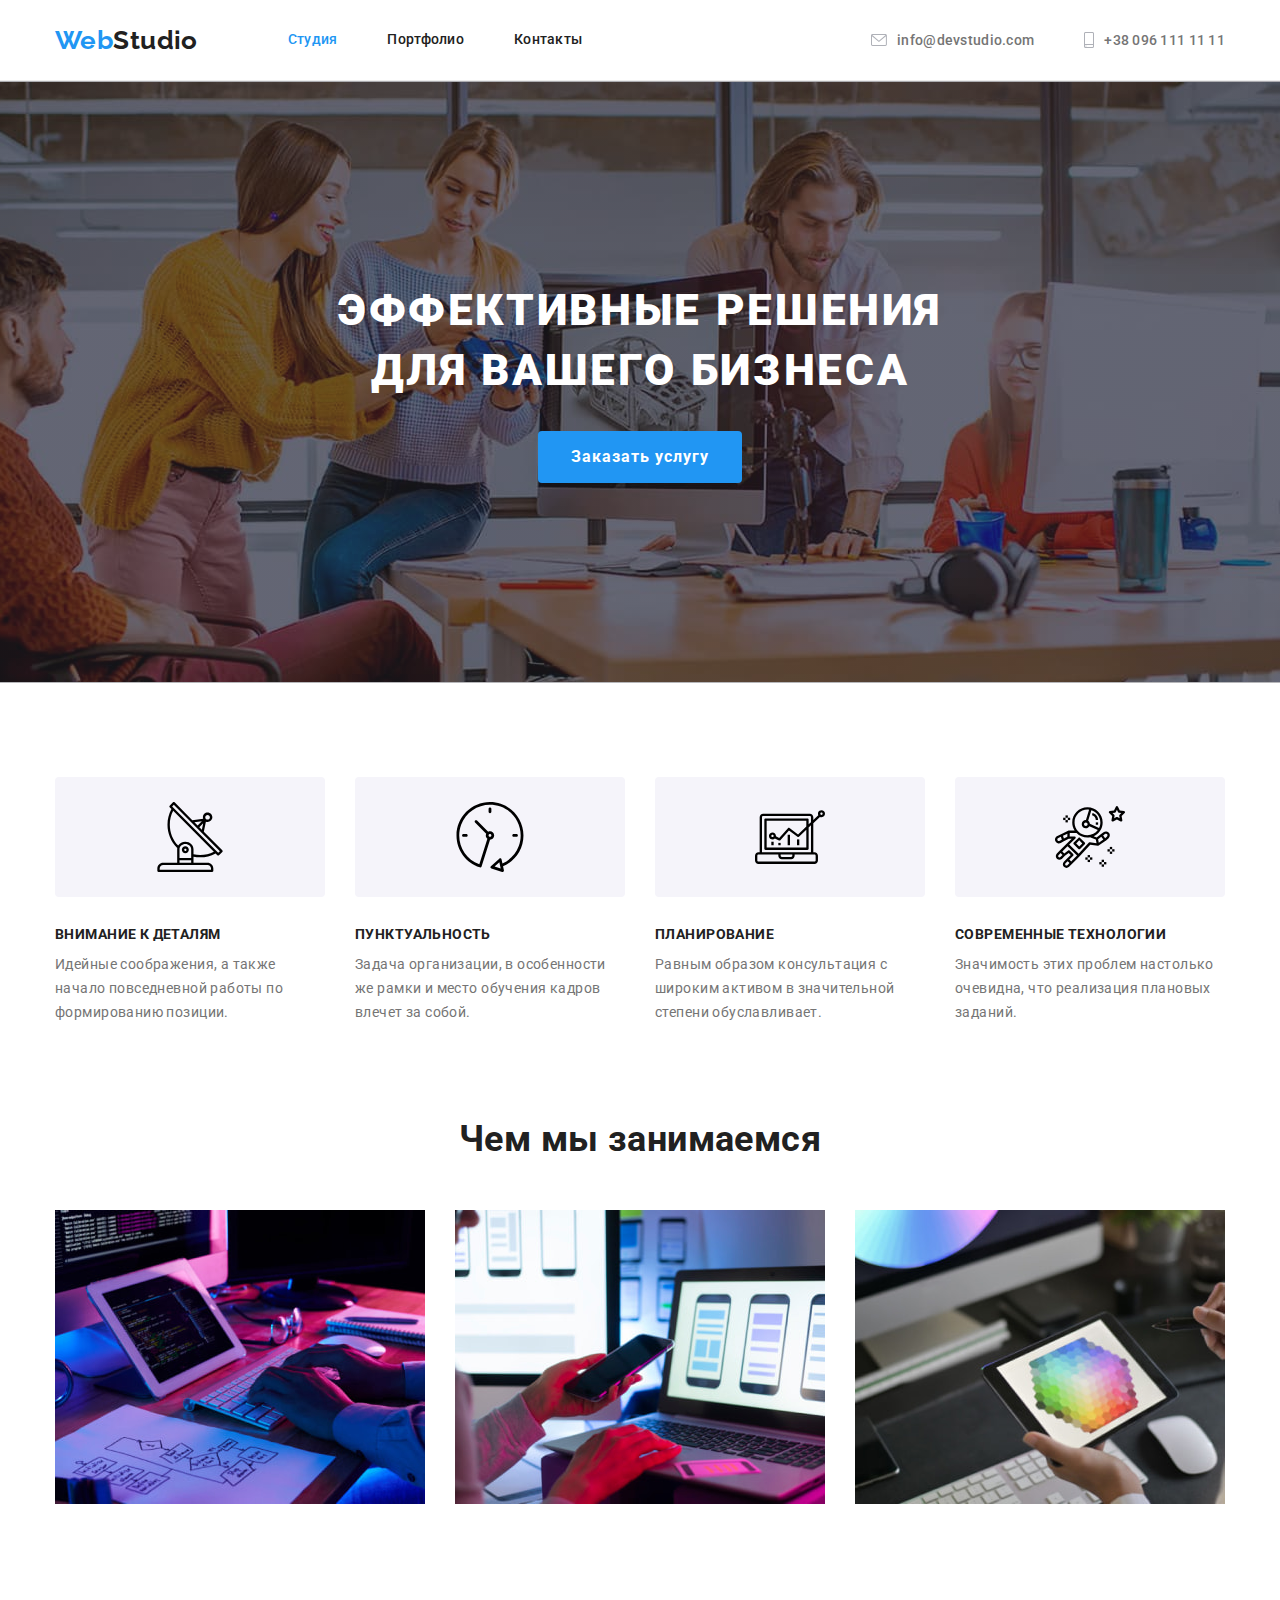
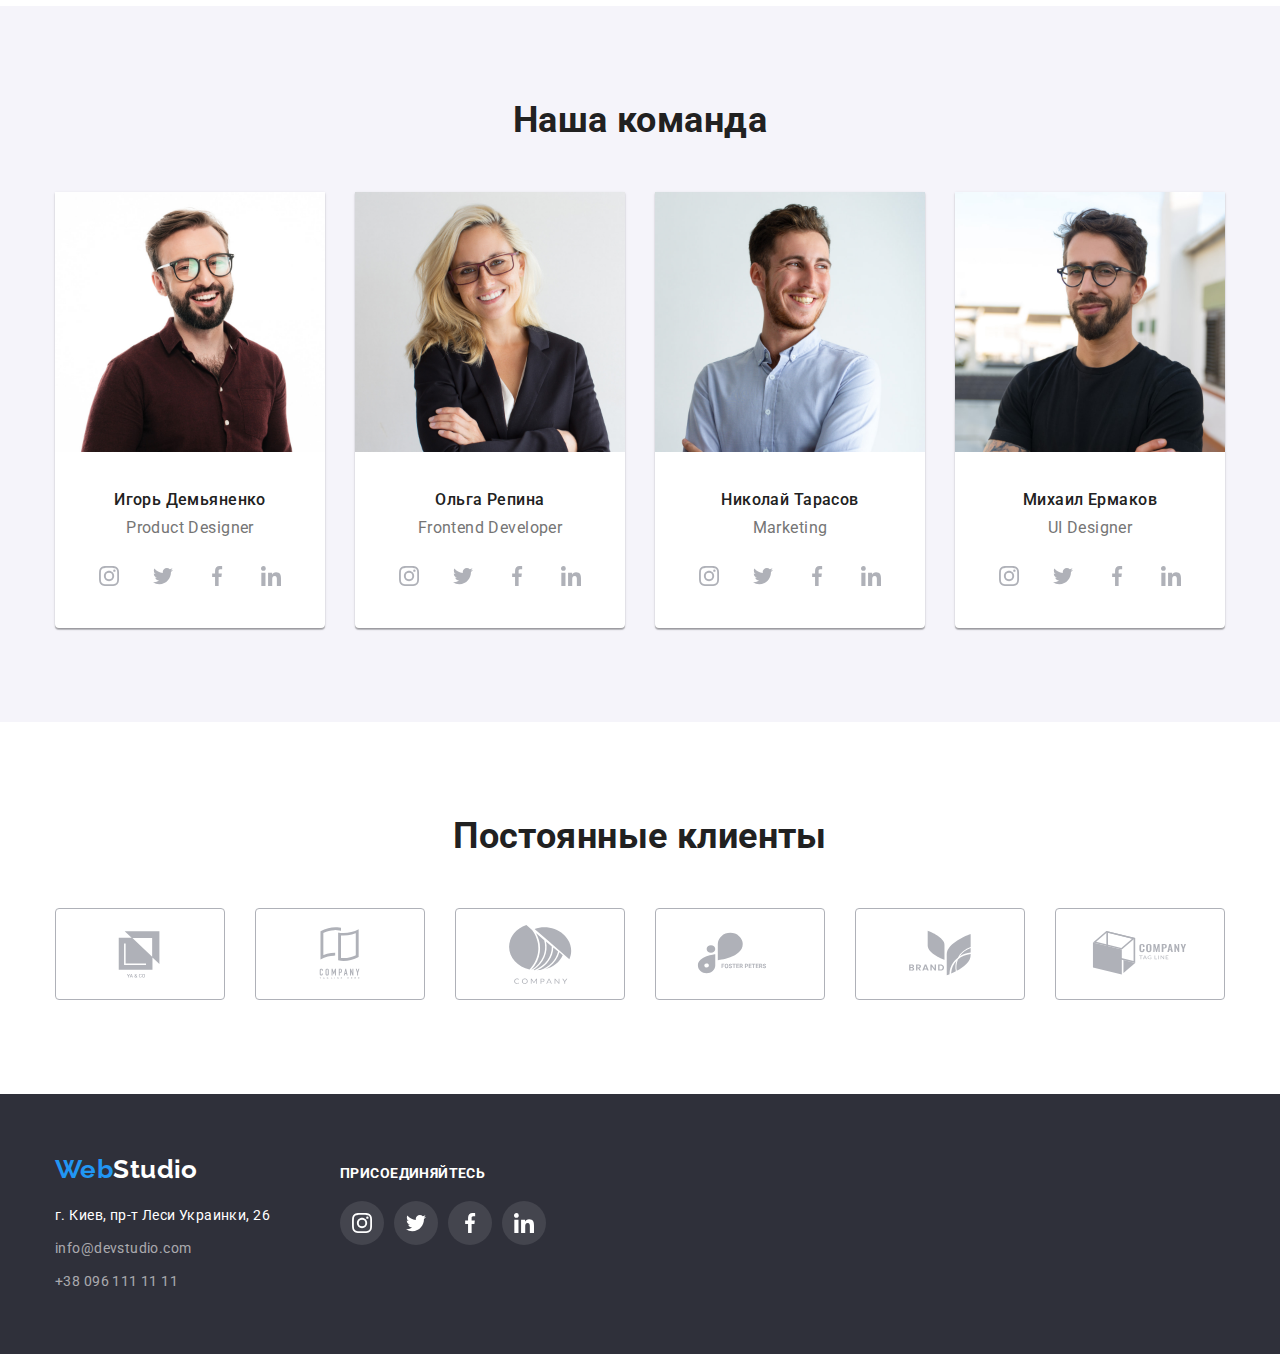
<file: index.html>
<!DOCTYPE html>
<html lang="ru">
  <head>
    <meta charset="UTF-8" />
    <meta http-equiv="X-UA-Compatible" content="IE=edge" />
    <meta name="viewport" content="width=device-width, initial-scale=1.0" />
    <title lang="en">WebStudio</title>

    <link rel="preconnect" href="https://fonts.googleapis.com" />
    <link rel="preconnect" href="https://fonts.gstatic.com" crossorigin />
    <link
      href="https://fonts.googleapis.com/css2?family=Oleo+Script&family=Raleway:wght@700&family=Roboto:wght@400;500;700;900&display=swap"
      rel="stylesheet"
    />
    <link
      rel="stylesheet"
      href="https://cdnjs.cloudflare.com/ajax/libs/modern-normalize/1.0.0/modern-normalize.min.css"
    />
    <link rel="stylesheet" href="./css/styles.css" />
  </head>
  <body class="page">
    <!----------------------------navigation---------------------------->
    <header class="header">
      <div class="container heder-container">
        <nav class="main-nav">
          <a class="logo" href="./index.html"> Web<span class="logo-nav">Studio</span></a>
          <ul class="site-nav">
            <li class="item">
              <a class="link current" href="./index.html">Студия</a>
            </li>
            <li class="item">
              <a class="link" href="./portfolio.html">Портфолио</a>
            </li>
            <li class="item">
              <a class="link" href="">Контакты</a>
            </li>
          </ul>
        </nav>

        <ul class="auth-nav">
          <li class="item">
            <a class="list" href="mailto:info@devstudio.com">
              <svg class="contact-icon" width="16" height="12">
                <use href="./images/sprite.svg#envelope"></use></svg
              >info@devstudio.com</a
            >
          </li>
          <li class="item">
            <a class="list" href="tel:380961111111">
              <svg class="contact-icon" width="10" height="16">
                <use href="./images/sprite.svg#smartphone"></use></svg
              >+38 096 111 11 11</a
            >
          </li>
        </ul>
      </div>
    </header>

    <main>
      <!--------------------------------hero---------------------------->
      <section class="hero">
        <h1 class="hero-title">Эффективные решения для вашего бизнеса</h1>
        <button class="button-primary" type="button">Заказать услугу</button>
      </section>
      <!------------------------------ особенности ---------------->
      <section class="section-specifics">
        <div class="container">
          <h2 class="visually-hidden">наши особенности</h2>
          <ul class="section-list">
            <li>
              <div class="specifics-card">
                <svg class="specifics-img" width="70" height="70">
                  <use href="./images/sprite.svg#antenna"></use>
                </svg>
              </div>
              <h3 class="section-title">Внимание к деталям</h3>
              <p class="text">
                Идейные соображения, а также начало повседневной работы по формированию позиции.
              </p>
            </li>
            <li>
              <div class="specifics-card">
                <svg class="specifics-img" width="70" height="70">
                  <use href="./images/sprite.svg#clock"></use>
                </svg>
              </div>
              <h3 class="section-title">Пунктуальность</h3>
              <p class="text">
                Задача организации, в особенности же рамки и место обучения кадров влечет за собой.
              </p>
            </li>
            <li>
              <div class="specifics-card">
                <svg class="specifics-img" width="70" height="70">
                  <use href="./images/sprite.svg#diagram"></use>
                </svg>
              </div>
              <h3 class="section-title">Планирование</h3>
              <p class="text">
                Равным образом консультация с широким активом в значительной степени обуславливает.
              </p>
            </li>
            <li>
              <div class="specifics-card">
                <svg class="specifics-img" width="70" height="70">
                  <use href="./images/sprite.svg#astronaut"></use>
                </svg>
              </div>
              <h3 class="section-title">Современные технологии</h3>
              <p class="text">
                Значимость этих проблем настолько очевидна, что реализация плановых заданий.
              </p>
            </li>
          </ul>
        </div>
      </section>
      <!---------------------------section "чим займаємось"---------------->
      <section class="section">
        <div class="container">
          <h2 class="title">Чем мы занимаемся</h2>

          <ul class="item">
            <li class="img">
              <img
                src="./images/what-are-we-doing/box-1.jpg"
                alt="внимательная работа"
                width="370"
                height="294"
              />
            </li>
            <li class="img">
              <img
                src="./images/what-are-we-doing/box-2.jpg"
                alt="планирование"
                width="370"
                height="294"
              />
            </li>
            <li class="img">
              <img
                src="./images/what-are-we-doing/box-3.jpg"
                alt="Современные технологии"
                width="370"
                height="294"
              />
            </li>
          </ul>
        </div>
      </section>
      <!-------------------------------section team--------------------------->
      <section class="section-team">
        <div class="container">
          <h2 class="title">Наша команда</h2>
          <ul class="team-list">
            <li class="team-item">
              <img
                class="img"
                src="./images/team/product-designer.jpg"
                alt="дизайнер продукта"
                width="270"
                height="260"
              />
              <div class="team-text">
                <h3 class="team">Игорь Демьяненко</h3>
                <p class="text" lang="en">Product Designer</p>
                <ul class="socials-list">
                  <li class="socials-item">
                    <a
                      class="socials-link"
                      href=""
                      target="_blank"
                      rel="noopener noreferrer"
                      aria-label="иконка instagram"
                    >
                      <svg class="socials-icon" width="20" height="20">
                        <use href="./images/sprite.svg#instagram"></use>
                      </svg>
                    </a>
                  </li>
                  <li class="socials-item">
                    <a
                      class="socials-link"
                      href=""
                      rel="noopener noreferrer"
                      aria-label="иконка twitter"
                    >
                      <svg class="socials-icon" width="20" height="20">
                        <use href="./images/sprite.svg#twitter"></use>
                      </svg>
                    </a>
                  </li>
                  <li class="socials-item">
                    <a
                      class="socials-link"
                      href=""
                      rel="noopener noreferrer"
                      aria-label="иконка facebook"
                    >
                      <svg class="socials-icon" width="20" height="20">
                        <use href="./images/sprite.svg#facebook"></use>
                      </svg>
                    </a>
                  </li>
                  <li class="socials-item">
                    <a
                      class="socials-link"
                      href=""
                      rel="noopener noreferrer"
                      aria-label="иконка linkedin"
                    >
                      <svg class="socials-icon" width="20" height="20">
                        <use href="./images/sprite.svg#linkedin"></use>
                      </svg>
                    </a>
                  </li>
                </ul>
              </div>
            </li>
            <li class="team-item">
              <img
                class="img"
                src="./images/team/frontend-developer.jpg"
                alt="фронтенд-разработчик"
                width="270"
                height="260"
              />
              <div class="team-text">
                <h3 class="team">Ольга Репина</h3>
                <p class="text" lang="en">Frontend Developer</p>
                <ul class="socials-list">
                  <li class="socials-item">
                    <a
                      class="socials-link"
                      href=""
                      target="_blank"
                      rel="noopener noreferrer"
                      aria-label="иконка instagram"
                    >
                      <svg class="socials-icon" width="20" height="20">
                        <use href="./images/sprite.svg#instagram"></use>
                      </svg>
                    </a>
                  </li>
                  <li class="socials-item">
                    <a
                      class="socials-link"
                      href=""
                      rel="noopener noreferrer"
                      aria-label="иконка twitter"
                    >
                      <svg class="socials-icon" width="20" height="20">
                        <use href="./images/sprite.svg#twitter"></use>
                      </svg>
                    </a>
                  </li>
                  <li class="socials-item">
                    <a
                      class="socials-link"
                      href=""
                      rel="noopener noreferrer"
                      aria-label="иконка facebook"
                    >
                      <svg class="socials-icon" width="20" height="20">
                        <use href="./images/sprite.svg#facebook"></use>
                      </svg>
                    </a>
                  </li>
                  <li class="socials-item">
                    <a
                      class="socials-link"
                      href=""
                      rel="noopener noreferrer"
                      aria-label="иконка linkedin"
                    >
                      <svg class="socials-icon" width="20" height="20">
                        <use href="./images/sprite.svg#linkedin"></use>
                      </svg>
                    </a>
                  </li>
                </ul>
              </div>
            </li>
            <li class="team-item">
              <img
                class="img"
                src="./images/team/marketing.jpg"
                alt="маркетолог"
                width="270"
                height="260"
              />
              <div class="team-text">
                <h3 class="team">Николай Тарасов</h3>
                <p class="text" lang="en">Marketing</p>
                <ul class="socials-list">
                  <li class="socials-item">
                    <a
                      class="socials-link"
                      href=""
                      target="_blank"
                      rel="noopener noreferrer"
                      aria-label="иконка instagram"
                    >
                      <svg class="socials-icon" width="20" height="20">
                        <use href="./images/sprite.svg#instagram"></use>
                      </svg>
                    </a>
                  </li>
                  <li class="socials-item">
                    <a
                      class="socials-link"
                      href=""
                      rel="noopener noreferrer"
                      aria-label="иконка twitter"
                    >
                      <svg class="socials-icon" width="20" height="20">
                        <use href="./images/sprite.svg#twitter"></use>
                      </svg>
                    </a>
                  </li>
                  <li class="socials-item">
                    <a
                      class="socials-link"
                      href=""
                      rel="noopener noreferrer"
                      aria-label="иконка facebook"
                    >
                      <svg class="socials-icon" width="20" height="20">
                        <use href="./images/sprite.svg#facebook"></use>
                      </svg>
                    </a>
                  </li>
                  <li class="socials-item">
                    <a
                      class="socials-link"
                      href=""
                      rel="noopener noreferrer"
                      aria-label="иконка linkedin"
                    >
                      <svg class="socials-icon" width="20" height="20">
                        <use href="./images/sprite.svg#linkedin"></use>
                      </svg>
                    </a>
                  </li>
                </ul>
              </div>
            </li>
            <li class="team-item">
              <img
                class="img"
                src="./images/team/ul-designer.jpg"
                alt="дизайнер"
                width="270"
                height="260"
              />
              <div class="team-text">
                <h3 class="team">Михаил Ермаков</h3>
                <p class="text" lang="en">UI Designer</p>
                <ul class="socials-list">
                  <li class="socials-item">
                    <a
                      class="socials-link"
                      href=""
                      target="_blank"
                      rel="noopener noreferrer"
                      aria-label="иконка instagram"
                    >
                      <svg class="socials-icon" width="20" height="20">
                        <use href="./images/sprite.svg#instagram"></use>
                      </svg>
                    </a>
                  </li>
                  <li class="socials-item">
                    <a
                      class="socials-link"
                      href=""
                      rel="noopener noreferrer"
                      aria-label="иконка twitter"
                    >
                      <svg class="socials-icon" width="20" height="20">
                        <use href="./images/sprite.svg#twitter"></use>
                      </svg>
                    </a>
                  </li>
                  <li class="socials-item">
                    <a
                      class="socials-link"
                      href=""
                      rel="noopener noreferrer"
                      aria-label="иконка facebook"
                    >
                      <svg class="socials-icon" width="20" height="20">
                        <use href="./images/sprite.svg#facebook"></use>
                      </svg>
                    </a>
                  </li>
                  <li class="socials-item">
                    <a
                      class="socials-link"
                      href=""
                      rel="noopener noreferrer"
                      aria-label="иконка linkedin"
                    >
                      <svg class="socials-icon" width="20" height="20">
                        <use href="./images/sprite.svg#linkedin"></use>
                      </svg>
                    </a>
                  </li>
                </ul>
              </div>
            </li>
          </ul>
        </div>
      </section>
      <!------------------------- Постінй КЛІЄНТИ --------------->
      <section class="section-partners">
        <div class="container">
          <p class="title">Постоянные клиенты</p>

          <ul class="list company">
            <li class="partners">
              <a
                class="company-link"
                href=""
                target="_blank"
                rel="noopener noreferrer"
                aria-label="иконка YA & CO"
              >
                <svg class="socials-icon" width="106" height="60">
                  <use href="./images/sprite.svg#ya-co"></use>
                </svg>
              </a>
            </li>
            <li class="partners">
              <a
                class="company-link"
                href=""
                target="_blank"
                rel="noopener noreferrer"
                aria-label="иконка companu"
              >
                <svg class="socials-icon" width="106" height="60">
                  <use href="./images/sprite.svg#company"></use>
                </svg>
              </a>
            </li>
            <li class="partners">
              <a
                class="company-link"
                href=""
                target="_blank"
                rel="noopener noreferrer"
                aria-label="иконка foster-peters"
              >
                <svg class="socials-icon" width="106" height="60">
                  <use href="./images/sprite.svg#group"></use>
                </svg>
              </a>
            </li>
            <li class="partners">
              <a
                class="company-link"
                href=""
                target="_blank"
                rel="noopener noreferrer"
                aria-label="иконка brand"
              >
                <svg class="socials-icon" width="106" height="60">
                  <use href="./images/sprite.svg#foster-peters"></use>
                </svg>
              </a>
            </li>
            <li class="partners">
              <a
                class="company-link"
                href=""
                target="_blank"
                rel="noopener noreferrer"
                aria-label="иконка company-tag-line"
              >
                <svg class="socials-icon" width="106" height="60">
                  <use href="./images/sprite.svg#brand"></use>
                </svg>
              </a>
            </li>
            <li class="partners">
              <a
                class="company-link"
                href=""
                target="_blank"
                rel="noopener noreferrer"
                aria-label="иконка instagram"
              >
                <svg class="socials-icon" width="106" height="60">
                  <use href="./images/sprite.svg#company-tag-line"></use>
                </svg>
              </a>
            </li>
          </ul>
        </div>
      </section>
    </main>
    <!-----------------------------------footer--------------------------->
    <footer class="footer">
      <div class="container footer-container">
        <div>
          <a class="logo" href="./index.html"> Web<span class="logo-footer">Studio</span></a>
          <address>г. Киев, пр-т Леси Украинки, 26</address>
          <ul class="list-footer">
            <li><a class="list" href="mailto:info@devstudio.com">info@devstudio.com</a></li>
            <li><a class="list" href="tel:380961111111">+38 096 111 11 11</a></li>
          </ul>
        </div>

        <div class="conect">
          <p class="footer-text">присоединяйтесь</p>
          <ul class="footer-socials list">
            <li class="socials">
              <a
                class="footer-link"
                href=""
                target="_blank"
                rel="noopener noreferrer"
                aria-label="иконка instagram"
              >
                <svg class="socials-icon" width="20" height="20">
                  <use href="./images/sprite.svg#instagram"></use>
                </svg>
              </a>
            </li>
            <li class="socials">
              <a
                class="footer-link"
                href=""
                target="_blank"
                rel="noopener noreferrer"
                aria-label="иконка twitter"
              >
                <svg class="socials-icon" width="20" height="20">
                  <use href="./images/sprite.svg#twitter"></use>
                </svg>
              </a>
            </li>
            <li class="socials">
              <a
                class="footer-link"
                href=""
                target="_blank"
                rel="noopener noreferrer"
                aria-label="иконка facebook"
              >
                <svg class="socials-icon" width="20" height="20">
                  <use href="./images/sprite.svg#facebook"></use>
                </svg>
              </a>
            </li>
            <li class="socials">
              <a
                class="footer-link"
                href=""
                target="_blank"
                rel="noopener noreferrer"
                aria-label="иконка linkedin"
              >
                <svg class="socials-icon" width="20" height="20">
                  <use href="./images/sprite.svg#linkedin"></use>
                </svg>
              </a>
            </li>
          </ul>
        </div>
      </div>
    </footer>
  </body>
</html>
</file>
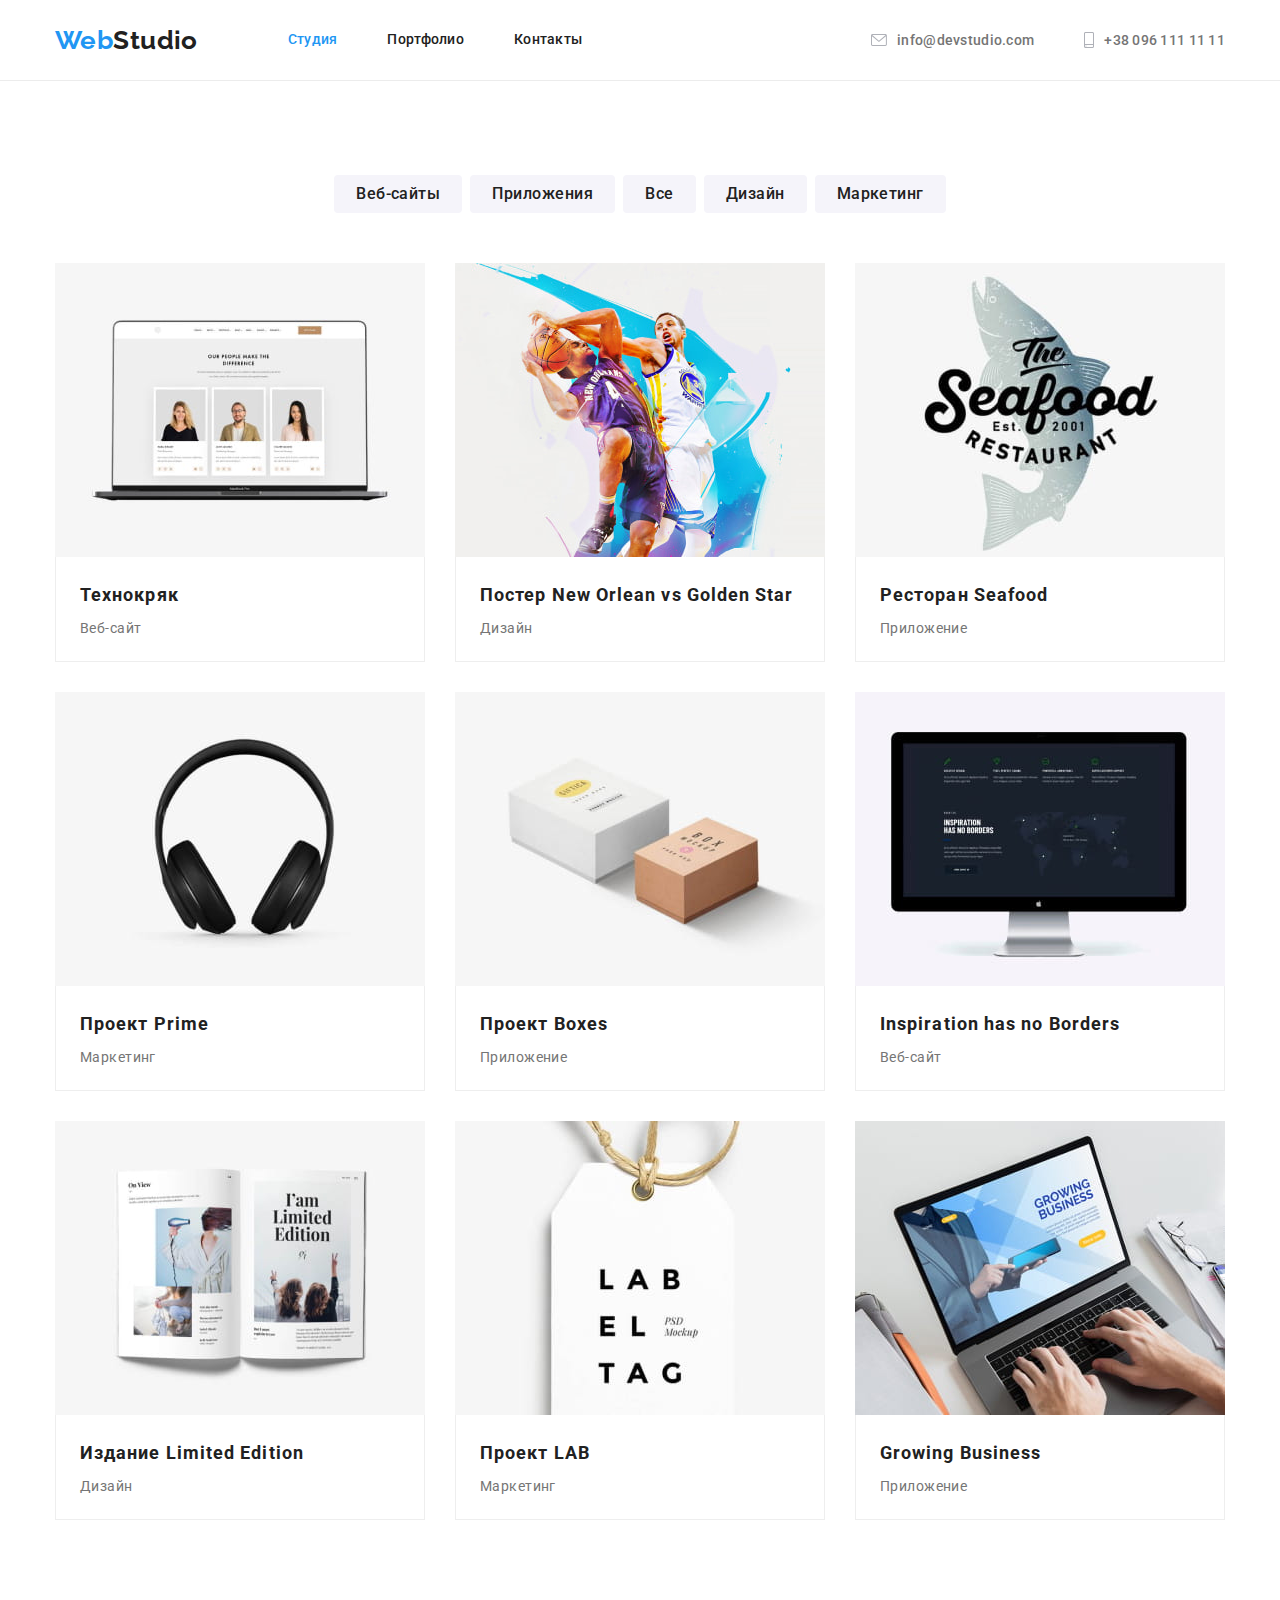
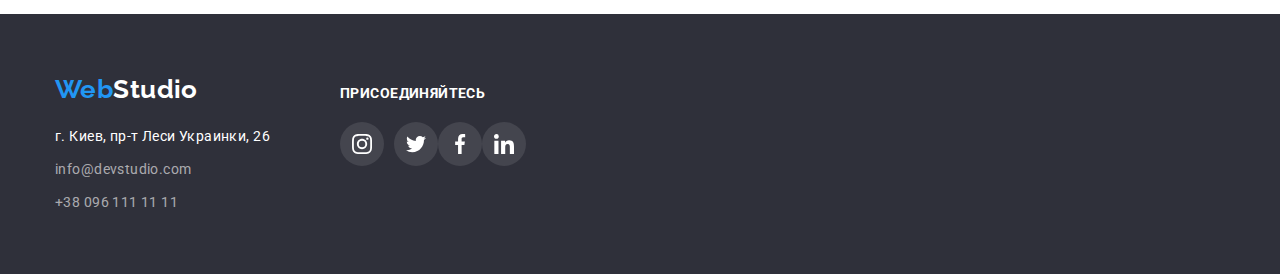
<file: portfolio.html>
<!DOCTYPE html>
<html lang="ru">
  <head>
    <meta charset="UTF-8" />
    <meta http-equiv="X-UA-Compatible" content="IE=edge" />
    <meta name="viewport" content="width=device-width, initial-scale=1.0" />
    <title lang="en">WebStudio</title>

    <link rel="preconnect" href="https://fonts.gstatic.com" crossorigin />
    <link
      href="https://fonts.googleapis.com/css2?family=Oleo+Script&family=Raleway:wght@700&family=Roboto:wght@400;500;700;900&display=swap"
      rel="stylesheet"
    />
    <link
      rel="stylesheet"
      href="https://cdnjs.cloudflare.com/ajax/libs/modern-normalize/1.1.0/modern-normalize.min.css"
    />

    <link rel="stylesheet" href="./css/styles.css" />
  </head>
  <body class="page">
    <!---------------------------навігація профілю------------------------>
    <header class="header">
      <div class="container heder-container">
        <nav class="main-nav">
          <a class="logo" href="./index.html"> Web<span class="logo-nav">Studio</span></a>
          <ul class="site-nav">
            <li class="item">
              <a class="link current" href="./index.html">Студия</a>
            </li>
            <li class="item">
              <a class="link" href="./portfolio.html">Портфолио</a>
            </li>
            <li class="item">
              <a class="link" href="">Контакты</a>
            </li>
          </ul>
        </nav>

        <ul class="auth-nav">
          <li class="item">
            <a class="list" href="mailto:info@devstudio.com">
              <svg class="contact-icon" width="16" height="12">
                <use href="./images/sprite.svg#envelope"></use></svg
              >info@devstudio.com</a
            >
          </li>
          <li class="item">
            <a class="list" href="tel:380961111111">
              <svg class="contact-icon" width="10" height="16">
                <use href="./images/sprite.svg#smartphone"></use></svg
              >+38 096 111 11 11</a
            >
          </li>
        </ul>
      </div>
    </header>
    <!--------------------------------Portfolio--------------------------->
    <main>
      <section class="section">
        <!--------------------------- button filter ----------------------------->
        <div class="container">
          <h1 class="visually-hidden">Portfolio</h1>
          <ul class="list btn">
            <li class="btn"><button class="button" type="button">Веб-сайты</button></li>
            <li class="btn"><button class="button" type="button">Приложения</button></li>
            <li class="btn"><button class="button" type="button">Все</button></li>
            <li class="btn"><button class="button" type="button">Дизайн</button></li>
            <li class="btn"><button class="button" type="button">Маркетинг</button></li>
          </ul>

          <!------------------------------ list-cards -------------------------------->
          <ul class="list-cards">
            <li class="item-card">
              <a class="img-link">
                <img src="./images/portfolio/technocrack.jpg" alt="" width="370" height="294" />
                <div>
                  <h2 class="title-portfolio">Технокряк</h2>
                  <p class="text-portfolio">Веб-сайт</p>
                </div>
              </a>
            </li>
            <li class="item-card">
              <a class="img-link">
                <img src="./images/portfolio/orlean-golden.jpg" alt="" width="370" height="294" />
                <div>
                  <h2 class="title-portfolio">Постер New Orlean vs Golden Star</h2>
                  <p class="text-portfolio">Дизайн</p>
                </div>
              </a>
            </li>
            <li class="item-card">
              <a class="img-link">
                <img src="./images/portfolio/seafood.jpg" alt="" width="370" height="294" />
                <div>
                  <h2 class="title-portfolio">Ресторан Seafood</h2>
                  <p class="text-portfolio">Приложение</p>
                </div>
              </a>
            </li>
            <li class="item-card">
              <a class="img-link">
                <img src="./images/portfolio/prime.jpg" alt="" width="370" height="294" />
                <div>
                  <h2 class="title-portfolio">Проект Prime</h2>
                  <p class="text-portfolio">Маркетинг</p>
                </div>
              </a>
            </li>
            <li class="item-card">
              <a class="img-link">
                <img src="./images/portfolio/boxes.jpg" alt="" width="370" height="294" />
                <div>
                  <h2 class="title-portfolio">Проект Boxes</h2>
                  <p class="text-portfolio">Приложение</p>
                </div>
              </a>
            </li>
            <li class="item-card">
              <a class="img-link">
                <img src="./images/portfolio/borders.jpg" alt="" width="370" height="294" />
                <div>
                  <h2 class="title-portfolio">Inspiration has no Borders</h2>
                  <p class="text-portfolio">Веб-сайт</p>
                </div>
              </a>
            </li>
            <li class="item-card">
              <a class="img-link">
                <img src="./images/portfolio/limited-edition.jpg" alt="" width="370" height="294" />
                <div>
                  <h2 class="title-portfolio">Издание Limited Edition</h2>
                  <p class="text-portfolio">Дизайн</p>
                </div>
              </a>
            </li>
            <li class="item-card">
              <a class="img-link">
                <img src="./images/portfolio/lab.jpg" alt="" width="370" height="294" />
                <div>
                  <h2 class="title-portfolio">Проект LAB</h2>
                  <p class="text-portfolio">Маркетинг</p>
                </div>
              </a>
            </li>
            <li class="item-card">
              <a class="img-link">
                <img
                  src="./images/portfolio/growing-business.jpg"
                  alt=""
                  width="370"
                  height="294"
                />
                <div>
                  <h2 class="title-portfolio">Growing Business</h2>
                  <p class="text-portfolio">Приложение</p>
                </div>
              </a>
            </li>
          </ul>
        </div>
      </section>
    </main>
    <!-----------------------------------footer--------------------------->
    <footer class="footer">
      <div class="container footer-container">
        <div>
          <a class="logo" href="./index.html"> Web<span class="logo-footer">Studio</span></a>
          <address>г. Киев, пр-т Леси Украинки, 26</address>
          <ul class="list-footer">
            <li><a class="list" href="mailto:info@devstudio.com">info@devstudio.com</a></li>
            <li><a class="list" href="tel:380961111111">+38 096 111 11 11</a></li>
          </ul>
        </div>

        <div class="conect">
          <p class="footer-text">присоединяйтесь</p>
          <ul class="footer-socials list">
            <li class="socials">
              <a
                class="footer-link"
                href=""
                target="_blank"
                rel="noopener noreferrer"
                aria-label="иконка instagram"
              >
                <svg class="socials-icon" width="20" height="20">
                  <use href="./images/sprite.svg#instagram"></use>
                </svg>
              </a>
            </li>
            <li>
              <a
                class="footer-link"
                href=""
                target="_blank"
                rel="noopener noreferrer"
                aria-label="иконка twitter"
              >
                <svg class="socials-icon" width="20" height="20">
                  <use href="./images/sprite.svg#twitter"></use>
                </svg>
              </a>
            </li>
            <li>
              <a
                class="footer-link"
                href=""
                target="_blank"
                rel="noopener noreferrer"
                aria-label="иконка facebook"
              >
                <svg class="socials-icon" width="20" height="20">
                  <use href="./images/sprite.svg#facebook"></use>
                </svg>
              </a>
            </li>
            <li>
              <a
                class="footer-link"
                href=""
                target="_blank"
                rel="noopener noreferrer"
                aria-label="иконка linkedin"
              >
                <svg class="socials-icon" width="20" height="20">
                  <use href="./images/sprite.svg#linkedin"></use>
                </svg>
              </a>
            </li>
          </ul>
        </div>
      </div>
    </footer>
  </body>
</html>
</file>
<file: css/styles.css>
:root {
  --primary-text-calor: #757575;
  --title-text-calor: #212121;
  --accent-color: #2196f3;
  --primary-white-color: #ffffff;
  --color-bg-hero: #2f303a;
  --icon: #afb1b8;
  --icon-last: #ffffff;
}

body {
  font-family: Roboto, serif;
  background-color: var(--primary-white-color);
  color: var(--primary-text-calor);
  font-size: 14px;
  line-height: 1.71;
  /* or 24px */
  letter-spacing: 0.03em;
}

.container {
  width: 1200px;
  padding-left: 15px;
  padding-right: 15px;
  margin-left: auto;
  margin-right: auto;
}
h1,
h2,
h3,
h4,
h5,
h6,
p {
  margin-top: 0px;
  margin-bottom: 0px;
}
.visually-hidden {
  position: absolute;
  width: 1px;
  height: 1px;
  margin: -1px;
  border: 0;
  padding: 0;

  white-space: nowrap;
  clip-path: inset(100%);
  clip: rect(0 0 0 0);
  overflow: hidden;
}
button {
  font-family: inherit;
  font-weight: 500;
  font-size: 16px;
  line-height: 1.62;
  text-align: center;
  letter-spacing: 0.03em;
  color: var(--title-text-calor);
}

.section {
  margin-left: auto;
  margin-right: auto;
  padding-top: 94px;
  padding-bottom: 94px;
}
.title {
  color: var(--title-text-calor);
}

.link {
  color: var(--title-text-calor);
  text-decoration: none;
  list-style: none;
}
.link:hover,
.link:focus {
  color: var(--accent-color);
}

/*------------------------------------logo-----------------------------*/
.header {
  max-width: 1600px;
  margin-left: auto;
  margin-right: auto;
  border-bottom: 1px solid#ECECEC;
}
.heder-container {
  display: flex;
  align-items: center;
}
.main-nav {
  display: flex;
  align-items: center;
}
.logo {
  margin-right: 90px;

  color: var(--accent-color);
  font-family: 'Raleway';
  font-weight: 700;
  font-size: 26px;
  line-height: 1.19;
  text-decoration: none;
}
.logo-nav {
  color: var(--title-text-calor);
}
/*------------------------------site-nav list--------------------------*/

.site-nav,
.auth-nav {
  display: flex;
  padding-left: 0px;
  margin-top: 0px;
  margin-bottom: 0px;
  list-style: none;
}

.site-nav .item + .item {
  margin-left: 50px;
}
.site-nav .link {
  display: block;
  padding-top: 32px;
  padding-bottom: 32px;
}
.auth-nav {
  margin-left: auto;
}
.auth-nav .list {
  display: block;
  padding-top: 32px;
  padding-bottom: 32px;
}

.auth-nav .item + .item {
  margin-left: 50px;
}

.site-nav .link.current {
  color: var(--accent-color);
}

.site-nav,
.link {
  font-weight: 500;
  font-size: 14px;
  line-height: 1.14;
  letter-spacing: 0.02em;
}
/*------------------------------auth-nav list------------------------*/

.auth-nav .list {
  display: flex;
  align-items: center;
  margin-top: 0px;
  margin-bottom: 0px;

  align-items: center;
  font-weight: 500;
  line-height: 16px;
  letter-spacing: 0.02em;
  color: var(--primary-text-calor);
}

.list:hover,
.list:focus {
  color: var(--accent-color);
}

.list:hover .contact-icon,
.list:focus .contact-icon {
  fill: var(--accent-color);
}

.contact-heder {
  display: flex;
  align-items: center;
}
.contact-heder:hover,
.contact-heder:focus {
  fill: var(--accent-color);
}

.contact-icon {
  fill: var(--icon);
  margin-right: 10px;
}

/*-----------------------------------"hero"----------------------------*/
.hero {
  max-width: 1600px;
  background-image: linear-gradient(rgba(47, 48, 58, 0.4), rgba(47, 48, 58, 0.4)),
    url(../images/hero-fon.jpg);
  background-repeat: no-repeat;

  background-position: center;
  margin-left: auto;
  margin-right: auto;

  /* background-color: var(--color-bg-hero); */
  padding-top: 200px;
  padding-bottom: 200px;
  text-align: center;
}

.hero-title {
  margin-left: auto;
  margin-right: auto;
  width: 700px;
  margin-bottom: 30px;

  color: var(--primary-white-color);
  font-weight: 900;
  font-size: 44px;
  line-height: 1.36;
  letter-spacing: 0.06em;
  text-transform: uppercase;
}

.button-primary {
  border: 1px solid transparent;
  border-radius: 4px;
  padding: 10px 32px;
  display: inline-block;
  min-width: 200px;

  font-style: 400;
  font-weight: 700;
  line-height: 1.88;
  letter-spacing: 0.06em;
  cursor: pointer;

  background-color: var(--accent-color);
  color: var(--primary-white-color);
}

/* ---------------------------------saction "особенности"------------------------ */

.section-partners {
  max-width: 1600px;
  margin-left: auto;
  margin-right: auto;
  padding-top: 94px;
  padding-bottom: 94px;
}
.specifics-card {
  display: flex;
  justify-content: center;
  align-items: center;
  height: 120px;
  background-color: #f5f4fa;
  border-radius: 4px;
  margin-bottom: 30px;
}

.specifics-list:not(:last-child) {
  margin-right: 30px;
}

/*--------------------------------------- ICON up--------------------------- */

.section-specifics {
  padding-top: 94px;
}
.section-list {
  display: flex;
  padding-left: 0px;
  padding-right: 0px;

  list-style: none;
  margin-top: 0px;
  margin-bottom: 0px;
}
.section-list li {
  width: 270px;
}

.section-list li + li {
  margin-left: 30px;
}
.section-title {
  margin-bottom: 10px;

  color: var(--title-text-calor);
  font-weight: 700;
  font-size: 14px;
  line-height: 1.14;
  text-transform: uppercase;
}
/*----------------------------section "чим займаємось"--------------------*/
.section > .section-title {
  font-weight: 700;
  font-size: 36px;
  line-height: 1.16;
  text-align: center;
}
.section .item {
  justify-content: center;
  display: flex;
  list-style: none;
  margin-top: 0px;
  margin-bottom: 0px;
  padding-left: 0px;
}
.item .img + .img {
  margin-left: 30px;
}

/*-------------------------------section "team"------------------------ */

.section-team {
  max-width: 1600px;
  margin-left: auto;
  margin-right: auto;
  padding-top: 94px;
  padding-bottom: 94px;
  background-color: #f5f4fa;
}

.title {
  margin-bottom: 50px;

  font-weight: 700;
  font-size: 36px;
  line-height: 1.16;
  text-align: center;
}
.team-list {
  display: flex;
  list-style: none;
  margin-top: 0px;
  margin-bottom: 0px;
  padding-left: 0px;
}

.team-list .team-item {
  width: 270px;
  background: var(--primary-white-color);

  box-shadow: 0px 1px 3px rgba(0, 0, 0, 0.12), 0px 1px 1px rgba(0, 0, 0, 0.14),
    0px 2px 1px rgba(0, 0, 0, 0.2);
  border-radius: 0px 0px 4px 4px;
}

.team-list .team-item + .team-item {
  margin-left: 30px;
}
.team-text {
  padding-top: 30px;
  padding-bottom: 30px;
}

.team {
  margin-bottom: 10px;
  color: var(--title-text-calor);
  font-weight: 500;
  font-size: 16px;
  line-height: 1.19;
  text-align: center;
}
.section-team .text {
  margin-bottom: 16px;

  font-size: 16px;
  line-height: 1.18;
  text-align: center;
}
/* ------------------------------ICON TEAM---------------------------------- */
.socials-list {
  padding: 0;
  display: flex;
  justify-content: center;
  align-items: center;
  list-style: none;
}
.socials-link {
  display: flex;
  justify-content: center;
  align-items: center;

  width: 44px;
  height: 44px;
  border-radius: 50%;
  background-color: var(--primary-white-color);
}
.socials-item:not(:last-child) {
  margin-right: 10px;
}

.socials-icon {
  fill: var(--icon);
}

.socials-link:hover .socials-icon,
.socials-link:focus .socials-icon {
  fill: var(--primary-white-color);
}

.socials-link:hover,
.socials-link:focus {
  background-color: var(--accent-color);
}

/*------------------------- ПОСТОЯННЫЕ КЛИЕНТЫ -------------------------*/
.section-partners {
  max-width: 1600px;
  margin-left: auto;
  margin-right: auto;
  padding-top: 94px;
  padding-bottom: 94px;
}

.list.company {
  display: flex;
  justify-content: center;
  align-items: center;
}

.partners:not(:last-child) {
  margin-right: 30px;
}

.company-link {
  display: flex;
  justify-content: center;
  align-items: center;

  width: 170px;
  height: 92px;
  border: 1px solid var(--icon);
  border-radius: 4px;
}

.company-link:hover .socials-icon,
.company-link:focus .socials-icon {
  fill: var(--accent-color);
}

.company-link:hover,
.company-link:focus {
  border: 1px solid var(--accent-color);
}

/*---------------------------------footer---------------------------------*/
.footer {
  max-width: 1600px;
  margin-left: auto;
  margin-right: auto;

  padding-top: 60px;
  padding-bottom: 60px;
  background-color: var(--color-bg-hero);
  color: var(--primary-white-color);
}

.footer .logo {
  display: block;
  margin-bottom: 20px;
  margin-right: 0px;
}

.logo-footer {
  margin-right: 0px;

  color: var(--primary-white-color);
}
address {
  font-style: normal;
  margin-bottom: 9px;
}

.list-footer,
.list {
  display: block;
  margin: 0px;
  padding: 0px;
  color: #ffffff99;
  list-style: none;
  text-decoration: none;
}
.list-footer li:not(:last-child) {
  margin-bottom: 9px;
}

.footer-text {
  display: block;
  font-weight: 700;
  font-size: 14px;
  line-height: 1.14;
  letter-spacing: 0.03em;
  text-transform: uppercase;
  color: var(--primary-white-color);
  margin-bottom: 20px;
}

.footer-container {
  display: flex;
  align-items: baseline;
}
.conect {
  margin-left: 70px;
}

/*------------------------------ ICON FOOTER -----------------------------*/

.footer-socials {
  display: flex;
}

.footer-link {
  display: flex;
  justify-content: center;
  align-items: center;

  width: 44px;
  height: 44px;
  border-radius: 50%;
  background-color: rgba(255, 255, 255, 0.1);
}

.footer-link:hover,
.footer-link:focus {
  background-color: var(--accent-color);
}

.footer .socials-icon {
  fill: var(--icon-last);
}
.socials:not(:last-child) {
  margin-right: 10px;
}

/* ---------------------------------------------------------------------- */
/*----------------------------------PORTFOLIO-----------------------------*/
.section {
  padding-top: 94px;
  padding-bottom: 94px;
}
/* -------------------------------buttoin filter---------------------------- */

.list.btn {
  justify-content: center;
  display: flex;
  padding: 0px;
  margin-top: 0px;
  margin-left: auto;
  margin-bottom: 50px;
  margin-right: auto;
}
.list.btn .btn + .btn {
  margin-left: 8px;
}
.button {
  padding: 6px 22px;
  border: none;
  border-radius: 4px;
  color: var(--title-text-calor);
  background-color: #f5f4fa;
  cursor: pointer;
}
.button:hover,
.button:focus {
  color: var(--primary-white-color);
  background-color: var(--accent-color);
  box-shadow: 0px 3px 1px rgba(0, 0, 0, 0.1), 0px 1px 2px rgba(0, 0, 0, 0.08),
    0px 2px 2px rgba(0, 0, 0, 0.12);
}
/*-------------------------------------cards-------------------------*/

.list-cards .title-portfolio {
  color: var(--title-text-calor);
  font-weight: 700;
  font-size: 18px;
  line-height: 2;
  letter-spacing: 0.06em;
  cursor: pointer;
}
.list-cards {
  display: flex;
  flex-wrap: wrap;
  padding-left: 0px;
  margin-top: 0px;
  margin-bottom: 0px;
  list-style: none;
}
.list-cards div {
  border-right: 1px solid#EEEEEE;
  border-bottom: 1px solid#EEEEEE;
  border-left: 1px solid#EEEEEE;
  padding: 20px 24px;
}
.list-cards img {
  display: block;
}

.list-cards .item-card {
  width: 370px;
  margin-right: 30px;
  margin-bottom: 30px;
}

.img-link {
  display: block;
}

.img-link:hover,
.img-link:focus {
  box-shadow: 0px 1px 1px rgba(0, 0, 0, 0.12), 0px 4px 4px rgba(0, 0, 0, 0.06),
    1px 4px 6px rgba(0, 0, 0, 0.16);
  cursor: pointer;
}

.item-card:nth-child(3n) {
  margin-right: 0px;
}

.item-card:nth-last-child(-n + 3) {
  margin-bottom: 0px;
}
.title-portfolio {
  margin-bottom: 4px;
}

.text-portfolio {
  color: var(--primary-text-calor);
}
</file>
